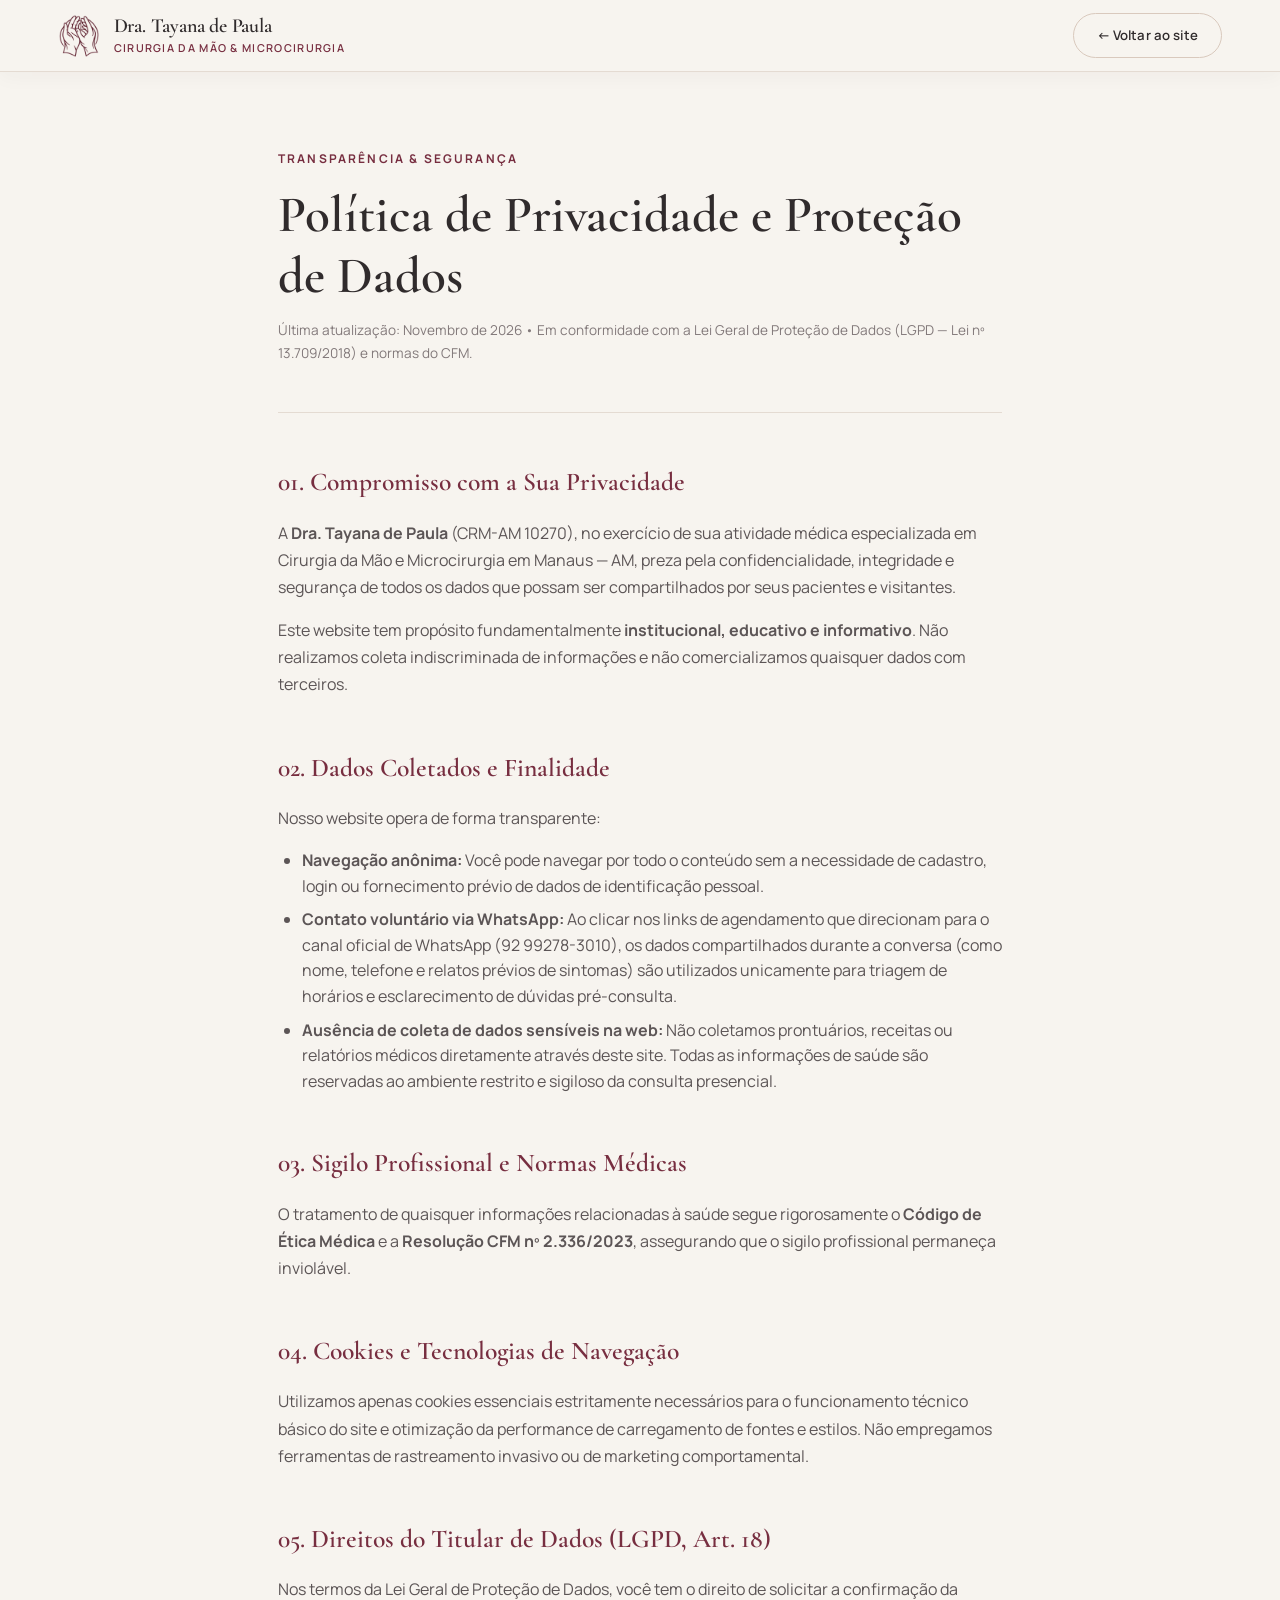
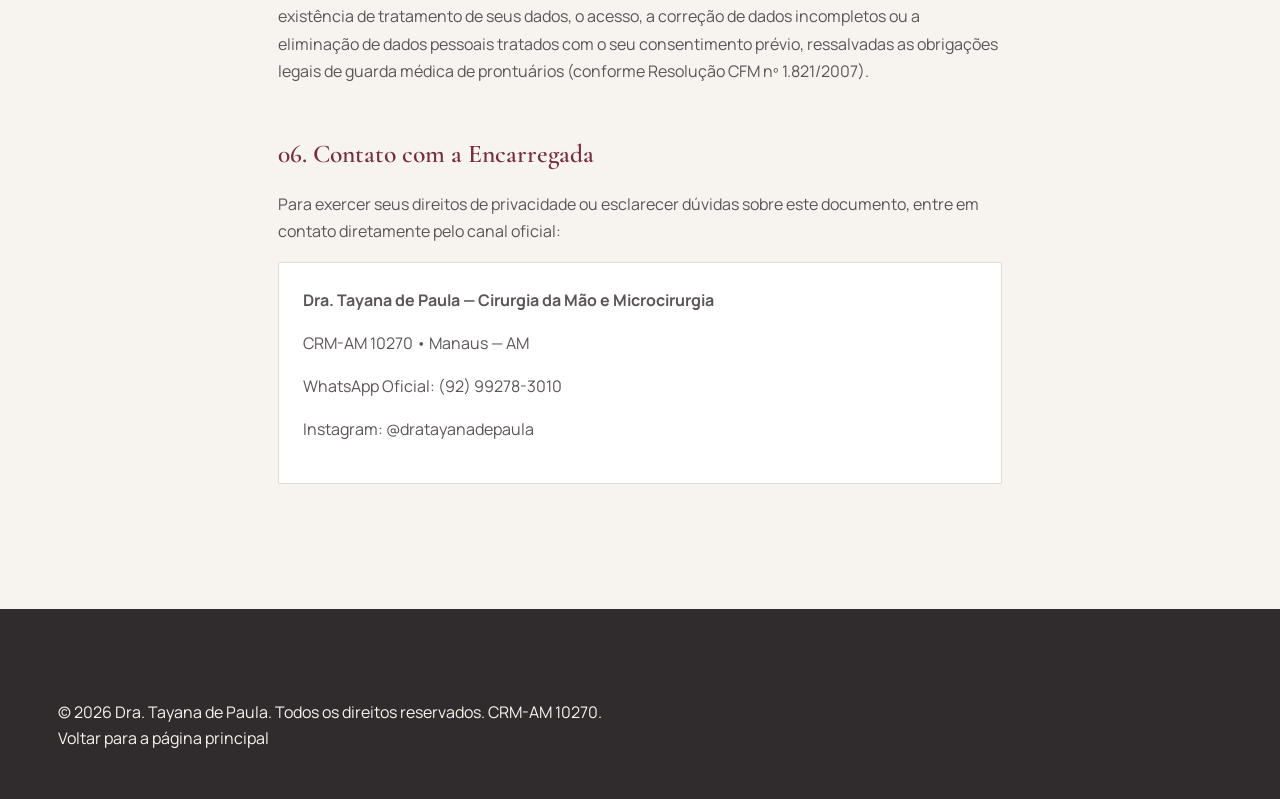
<file: privacidade.html>
<!DOCTYPE html>
<html lang="pt-BR">
<head>
  <meta charset="UTF-8">
  <meta name="viewport" content="width=device-width, initial-scale=1.0">
  <title>Política de Privacidade | Dra. Tayana de Paula</title>
  <meta name="description" content="Política de Privacidade e Proteção de Dados Pessoais da Dra. Tayana de Paula, em conformidade com a LGPD e o Conselho Federal de Medicina.">
  <meta name="robots" content="index, follow">

  <link rel="icon" type="image/png" href="assets/images/logo-symbol.png">
  <link rel="apple-touch-icon" href="assets/images/logo-symbol.png">
  <link rel="preconnect" href="https://fonts.googleapis.com">
  <link rel="preconnect" href="https://fonts.gstatic.com" crossorigin>
  <link href="https://fonts.googleapis.com/css2?family=Cormorant+Garamond:ital,wght@0,400;0,500;0,600;0,700;1,400;1,600&family=Manrope:wght@300;400;500;600;700&display=swap" rel="stylesheet">
  <link rel="stylesheet" href="css/style.css">
</head>
<body class="page-legal">

  <!-- Header Editorial -->
  <header class="site-header scrolled" role="banner">
    <div class="container header-container">
      <a href="index.html" class="brand" aria-label="Voltar para a página inicial">
        <img src="assets/images/logo-symbol.png" alt="Logótipo Dra. Tayana de Paula" class="brand-logo-symbol" width="44" height="44">
        <div class="brand-text">
          <span class="brand-name">Dra. Tayana de Paula</span>
          <span class="brand-specialty">Cirurgia da Mão &amp; Microcirurgia</span>
        </div>
      </a>
      <a href="index.html" class="btn btn-secondary btn-sm">
        <span>← Voltar ao site</span>
      </a>
    </div>
  </header>

  <main class="legal-main">
    <article class="container legal-article">
      <header class="legal-header">
        <p class="eyebrow">Transparência &amp; Segurança</p>
        <h1 class="legal-title">Política de Privacidade e Proteção de Dados</h1>
        <p class="legal-meta">Última atualização: Novembro de 2026 • Em conformidade com a Lei Geral de Proteção de Dados (LGPD — Lei nº 13.709/2018) e normas do CFM.</p>
      </header>

      <div class="legal-content">
        <section class="legal-section">
          <h2>01. Compromisso com a Sua Privacidade</h2>
          <p>
            A <strong>Dra. Tayana de Paula</strong> (CRM-AM 10270), no exercício de sua atividade médica especializada em Cirurgia da Mão e Microcirurgia em Manaus — AM, preza pela confidencialidade, integridade e segurança de todos os dados que possam ser compartilhados por seus pacientes e visitantes.
          </p>
          <p>
            Este website tem propósito fundamentalmente <strong>institucional, educativo e informativo</strong>. Não realizamos coleta indiscriminada de informações e não comercializamos quaisquer dados com terceiros.
          </p>
        </section>

        <section class="legal-section">
          <h2>02. Dados Coletados e Finalidade</h2>
          <p>Nosso website opera de forma transparente:</p>
          <ul>
            <li><strong>Navegação anônima:</strong> Você pode navegar por todo o conteúdo sem a necessidade de cadastro, login ou fornecimento prévio de dados de identificação pessoal.</li>
            <li><strong>Contato voluntário via WhatsApp:</strong> Ao clicar nos links de agendamento que direcionam para o canal oficial de WhatsApp (92 99278-3010), os dados compartilhados durante a conversa (como nome, telefone e relatos prévios de sintomas) são utilizados unicamente para triagem de horários e esclarecimento de dúvidas pré-consulta.</li>
            <li><strong>Ausência de coleta de dados sensíveis na web:</strong> Não coletamos prontuários, receitas ou relatórios médicos diretamente através deste site. Todas as informações de saúde são reservadas ao ambiente restrito e sigiloso da consulta presencial.</li>
          </ul>
        </section>

        <section class="legal-section">
          <h2>03. Sigilo Profissional e Normas Médicas</h2>
          <p>
            O tratamento de quaisquer informações relacionadas à saúde segue rigorosamente o <strong>Código de Ética Médica</strong> e a <strong>Resolução CFM nº 2.336/2023</strong>, assegurando que o sigilo profissional permaneça inviolável.
          </p>
        </section>

        <section class="legal-section">
          <h2>04. Cookies e Tecnologias de Navegação</h2>
          <p>
            Utilizamos apenas cookies essenciais estritamente necessários para o funcionamento técnico básico do site e otimização da performance de carregamento de fontes e estilos. Não empregamos ferramentas de rastreamento invasivo ou de marketing comportamental.
          </p>
        </section>

        <section class="legal-section">
          <h2>05. Direitos do Titular de Dados (LGPD, Art. 18)</h2>
          <p>
            Nos termos da Lei Geral de Proteção de Dados, você tem o direito de solicitar a confirmação da existência de tratamento de seus dados, o acesso, a correção de dados incompletos ou a eliminação de dados pessoais tratados com o seu consentimento prévio, ressalvadas as obrigações legais de guarda médica de prontuários (conforme Resolução CFM nº 1.821/2007).
          </p>
        </section>

        <section class="legal-section">
          <h2>06. Contato com a Encarregada</h2>
          <p>
            Para exercer seus direitos de privacidade ou esclarecer dúvidas sobre este documento, entre em contato diretamente pelo canal oficial:
          </p>
          <div class="legal-contact-box">
            <p><strong>Dra. Tayana de Paula — Cirurgia da Mão e Microcirurgia</strong></p>
            <p>CRM-AM 10270 • Manaus — AM</p>
            <p>WhatsApp Oficial: <a href="https://wa.me/5592992783010" target="_blank" rel="noopener noreferrer">(92) 99278-3010</a></p>
            <p>Instagram: <a href="https://instagram.com/dratayanadepaula" target="_blank" rel="noopener noreferrer">@dratayanadepaula</a></p>
          </div>
        </section>
      </div>
    </article>
  </main>

  <!-- Rodapé Institucional -->
  <footer class="site-footer" role="contentinfo">
    <div class="container footer-container">
      <div class="footer-legal">
        <p>&copy; 2026 Dra. Tayana de Paula. Todos os direitos reservados. CRM-AM 10270.</p>
        <p><a href="index.html" style="color: var(--color-sand);">Voltar para a página principal</a></p>
      </div>
    </div>
  </footer>

</body>
</html>
</file>
<file: css/style.css>
/* ==========================================================================
   DRA. TAYANA DE PAULA — CIRURGIA DA MÃO E MICROCIRURGIA
   Direção de Arte Editorial Sênior — Redesign Completo
   ========================================================================== */

/* --------------------------------------------------------------------------
   01. VARIÁVEIS CSS (PALETA EDITORIAL & TOKENS)
   -------------------------------------------------------------------------- */
:root {
  /* Paleta Editorial Obrigatória */
  --color-bordo: #772E40;
  --color-bordo-dark: #4B1928;
  --color-bordo-hover: #5A2130;
  --color-creme: #F7F4EF;
  --color-creme-alt: #F0ECE4;
  --color-areia: #D9C9BD;
  --color-areia-light: #E8DED6;
  --color-grafite: #302B2C;
  --color-grafite-soft: #5C5556;
  --color-grafite-muted: #82797A;
  --color-white: #FFFFFF;
  --color-divider: #E4DBD2;
  --color-divider-dark: rgba(247, 244, 239, 0.15);

  /* Tipografia */
  --font-serif: 'Cormorant Garamond', Georgia, serif;
  --font-sans: 'Manrope', -apple-system, BlinkMacSystemFont, 'Segoe UI', Roboto, sans-serif;

  /* Espaçamento Editorial */
  --space-2xs: 0.25rem;
  --space-xs: 0.5rem;
  --space-sm: 0.75rem;
  --space-md: 1rem;
  --space-lg: 1.5rem;
  --space-xl: 2rem;
  --space-2xl: 3rem;
  --space-3xl: 4.5rem;
  --space-4xl: 6.5rem;
  --space-5xl: 8.5rem;

  /* Layout Containers */
  --container-max: 1260px;
  --container-narrow: 980px;
  --container-pad: clamp(1.25rem, 4vw, 3rem);

  /* Curvas e Animações Sutis */
  --ease-editorial: cubic-bezier(0.16, 1, 0.3, 1);
  --duration-fast: 0.2s;
  --duration-normal: 0.35s;
  --duration-slow: 0.65s;

  /* Header */
  --header-height: 84px;
}

/* --------------------------------------------------------------------------
   02. RESET & BASE
   -------------------------------------------------------------------------- */
*,
*::before,
*::after {
  box-sizing: border-box;
  margin: 0;
  padding: 0;
}

html {
  font-size: 16px;
  scroll-behavior: smooth;
  -webkit-text-size-adjust: 100%;
}

body {
  font-family: var(--font-sans);
  font-size: 1rem;
  line-height: 1.65;
  color: var(--color-grafite);
  background-color: var(--color-creme);
  -webkit-font-smoothing: antialiased;
  -moz-osx-font-smoothing: grayscale;
  overflow-x: hidden;
  text-rendering: optimizeLegibility;
}

/* Customização de Superfícies do Navegador */
::selection {
  background-color: var(--color-bordo);
  color: var(--color-white);
}

::-webkit-scrollbar {
  width: 9px;
}

::-webkit-scrollbar-track {
  background: var(--color-creme);
}

::-webkit-scrollbar-thumb {
  background: var(--color-areia);
  border-radius: 2px;
  border: 2px solid var(--color-creme);
}

::-webkit-scrollbar-thumb:hover {
  background: var(--color-bordo);
}

:focus-visible {
  outline: 2px solid var(--color-bordo);
  outline-offset: 3px;
}

img, svg {
  display: block;
  max-width: 100%;
  height: auto;
}

a {
  color: inherit;
  text-decoration: none;
  transition: color var(--duration-fast) ease, opacity var(--duration-fast) ease;
}

button {
  font: inherit;
  color: inherit;
  background: none;
  border: none;
  cursor: pointer;
}

ul, ol {
  list-style: none;
}

.container {
  width: 100%;
  max-width: var(--container-max);
  margin-left: auto;
  margin-right: auto;
  padding-left: var(--container-pad);
  padding-right: var(--container-pad);
}

.section {
  padding-top: clamp(4.5rem, 8vw, var(--space-4xl));
  padding-bottom: clamp(4.5rem, 8vw, var(--space-4xl));
  position: relative;
}

/* --------------------------------------------------------------------------
   03. TIPOGRAFIA EDITORIAL
   -------------------------------------------------------------------------- */
.eyebrow {
  font-family: var(--font-sans);
  font-size: 0.75rem;
  font-weight: 700;
  letter-spacing: 0.18em;
  text-transform: uppercase;
  color: var(--color-bordo);
  margin-bottom: var(--space-md);
  display: block;
}

.section-headline {
  font-family: var(--font-serif);
  font-size: clamp(2.3rem, 4.4vw, 3.6rem);
  font-weight: 500;
  line-height: 1.15;
  letter-spacing: -0.02em;
  color: var(--color-grafite);
  margin-bottom: var(--space-lg);
}

.italic-bordo {
  font-family: var(--font-serif);
  font-style: italic;
  font-weight: 500;
  color: var(--color-bordo);
}

.italic-cream {
  font-family: var(--font-serif);
  font-style: italic;
  font-weight: 400;
  color: var(--color-creme);
}

/* --------------------------------------------------------------------------
   04. BOTÕES E COMPONENTES
   -------------------------------------------------------------------------- */
.btn {
  display: inline-flex;
  align-items: center;
  justify-content: center;
  gap: 0.85rem;
  padding: 0.85rem 1rem 0.85rem 1.75rem;
  font-family: var(--font-sans);
  font-size: 0.925rem;
  font-weight: 600;
  letter-spacing: 0.01em;
  border-radius: 9999px;
  transition: all var(--duration-normal) var(--ease-editorial);
  white-space: nowrap;
  position: relative;
  overflow: hidden;
  isolation: isolate;
}

.btn-primary {
  background-color: var(--color-bordo);
  color: var(--color-white);
  border: 1px solid rgba(119, 46, 64, 0.45);
  box-shadow: 0 0 0 4px rgba(119, 46, 64, 0.12), 0 10px 24px rgba(119, 46, 64, 0.25);
}

.btn-primary:hover {
  background-color: var(--color-bordo-dark);
  border-color: var(--color-bordo-dark);
  transform: translateY(-2px);
  box-shadow: 0 0 0 5px rgba(119, 46, 64, 0.2), 0 14px 30px rgba(119, 46, 64, 0.35);
  color: var(--color-white);
}

.btn-secondary {
  background-color: transparent;
  color: var(--color-grafite);
  border: 1px solid var(--color-areia);
}

.btn-secondary:hover {
  border-color: var(--color-bordo);
  color: var(--color-bordo);
}

.btn-disabled {
  opacity: 0.55;
  cursor: not-allowed;
  pointer-events: none;
}

.btn-sm {
  padding: 0.65rem 1.45rem;
  font-size: 0.825rem;
}

.btn-block {
  width: 100%;
}

/* Botão WhatsApp Especial no Encerramento */
.btn-closing-whatsapp {
  background-color: var(--color-creme);
  color: var(--color-bordo-dark);
  border: 1px solid var(--color-creme);
  font-size: 0.95rem;
  padding: 1.1rem 2.25rem;
}

.btn-closing-whatsapp:hover {
  background-color: var(--color-white);
  color: var(--color-bordo);
  transform: translateY(-2px);
  box-shadow: 0 10px 30px rgba(0, 0, 0, 0.2);
}

.btn-wa-icon {
  width: 20px;
  height: 20px;
  filter: invert(19%) sepia(45%) saturate(1900%) hue-rotate(318deg) brightness(85%) contrast(98%);
}

/* --------------------------------------------------------------------------
   05. SEÇÃO 01 — HEADER MINIMALISTA INTEGRADO
   -------------------------------------------------------------------------- */
.site-header {
  position: fixed;
  top: 0;
  left: 0;
  width: 100%;
  height: var(--header-height);
  background-color: transparent;
  z-index: 100;
  transition: all var(--duration-normal) var(--ease-editorial);
  border-bottom: 1px solid transparent;
}

.site-header.scrolled {
  height: 72px;
  background-color: rgba(247, 244, 239, 0.96);
  backdrop-filter: blur(12px);
  -webkit-backdrop-filter: blur(12px);
  border-bottom-color: var(--color-divider);
  box-shadow: 0 4px 20px rgba(48, 43, 44, 0.04);
}

.header-container {
  height: 100%;
  display: flex;
  align-items: center;
  justify-content: space-between;
}

.brand {
  display: flex;
  align-items: center;
  gap: 0.85rem;
}

.brand-logo-symbol {
  width: 42px;
  height: 42px;
  object-fit: contain;
  flex-shrink: 0;
  transition: transform var(--transition-fast);
}

.brand:hover .brand-logo-symbol {
  transform: scale(1.05);
}

.brand-monogram {
  display: inline-flex;
  align-items: center;
  justify-content: center;
  width: 36px;
  height: 36px;
  border-radius: 50%;
  background-color: var(--color-white);
  color: var(--color-bordo);
  font-family: var(--font-serif);
  font-size: 1.1rem;
  font-weight: 600;
  border: 1px solid var(--color-areia);
  flex-shrink: 0;
}

.brand-text {
  display: flex;
  flex-direction: column;
}

.brand-name {
  font-family: var(--font-serif);
  font-size: 1.25rem;
  font-weight: 600;
  color: var(--color-grafite);
  line-height: 1.1;
  letter-spacing: -0.01em;
}

.brand-specialty {
  font-family: var(--font-sans);
  font-size: 0.68rem;
  font-weight: 600;
  letter-spacing: 0.12em;
  text-transform: uppercase;
  color: var(--color-bordo);
  margin-top: 2px;
}

.main-nav {
  display: flex;
  align-items: center;
}

.nav-list {
  display: flex;
  align-items: center;
  gap: clamp(1.25rem, 2.5vw, 2.5rem);
}

.nav-link {
  font-family: var(--font-sans);
  font-size: 0.88rem;
  font-weight: 500;
  color: var(--color-grafite);
  position: relative;
  padding: 0.4rem 0;
}

.nav-link::after {
  content: "";
  position: absolute;
  bottom: 0;
  left: 0;
  width: 100%;
  height: 1px;
  background-color: var(--color-bordo);
  transform: scaleX(0);
  transform-origin: right;
  transition: transform var(--duration-normal) var(--ease-editorial);
}

.nav-link:hover::after,
.nav-link.active::after {
  transform: scaleX(1);
  transform-origin: left;
}

.nav-link:hover {
  color: var(--color-bordo);
}

.header-actions {
  display: flex;
  align-items: center;
  gap: var(--space-md);
}

/* Mobile Menu Button */
.mobile-menu-btn {
  display: none;
  width: 42px;
  height: 42px;
  padding: 10px;
  align-items: center;
  justify-content: center;
  border: 1px solid var(--color-areia);
  border-radius: 2px;
  background-color: var(--color-white);
}

.hamburger-box {
  width: 20px;
  height: 12px;
  position: relative;
  display: flex;
  flex-direction: column;
  justify-content: space-between;
}

.hamburger-line {
  display: block;
  width: 100%;
  height: 1.5px;
  background-color: var(--color-grafite);
  transition: all var(--duration-normal) var(--ease-editorial);
}

.mobile-menu-btn[aria-expanded="true"] .hamburger-line:nth-child(1) {
  transform: translateY(5px) rotate(45deg);
}

.mobile-menu-btn[aria-expanded="true"] .hamburger-line:nth-child(2) {
  transform: translateY(-5px) rotate(-45deg);
}

/* Mobile Drawer */
.mobile-drawer {
  position: fixed;
  inset: 0;
  z-index: 200;
  visibility: hidden;
  pointer-events: none;
  transition: visibility var(--duration-normal) ease;
}

.mobile-drawer.open {
  visibility: visible;
  pointer-events: auto;
}

.drawer-backdrop {
  position: absolute;
  inset: 0;
  background-color: rgba(48, 43, 44, 0.45);
  opacity: 0;
  transition: opacity var(--duration-normal) ease;
}

.mobile-drawer.open .drawer-backdrop {
  opacity: 1;
}

.drawer-panel {
  position: absolute;
  top: 0;
  right: 0;
  width: 85%;
  max-width: 360px;
  height: 100%;
  background-color: var(--color-creme);
  padding: var(--space-2xl) var(--space-xl);
  display: flex;
  flex-direction: column;
  transform: translateX(100%);
  transition: transform var(--duration-normal) var(--ease-editorial);
}

.mobile-drawer.open .drawer-panel {
  transform: translateX(0);
}

.drawer-header {
  display: flex;
  align-items: center;
  justify-content: space-between;
  padding-bottom: var(--space-lg);
  border-bottom: 1px solid var(--color-divider);
}

.drawer-brand-wrap {
  display: flex;
  align-items: center;
  gap: 0.65rem;
}

.drawer-logo-symbol {
  width: 32px;
  height: 32px;
  object-fit: contain;
  flex-shrink: 0;
}

.drawer-title {
  font-family: var(--font-serif);
  font-size: 1.2rem;
  font-weight: 600;
  color: var(--color-grafite);
}

.drawer-close {
  font-size: 1.25rem;
  color: var(--color-grafite);
  width: 36px;
  height: 36px;
  display: flex;
  align-items: center;
  justify-content: center;
}

.drawer-list {
  padding: var(--space-xl) 0;
  display: flex;
  flex-direction: column;
  gap: var(--space-md);
  flex: 1;
}

.drawer-link {
  font-family: var(--font-serif);
  font-size: 1.35rem;
  color: var(--color-grafite);
}

.drawer-link:hover {
  color: var(--color-bordo);
}

.drawer-footer {
  padding-top: var(--space-lg);
  border-top: 1px solid var(--color-divider);
  display: flex;
  flex-direction: column;
  gap: var(--space-md);
}

.drawer-crm {
  font-size: 0.78rem;
  color: var(--color-grafite-muted);
  text-align: center;
}

/* ==========================================================================
   05b. COMPONENTE REUTILIZÁVEL: SECTION DIVIDER (TRANSIÇÕES GEOMÉTRICAS)
   ========================================================================== */
.section-divider {
  position: relative;
  width: 100%;
  height: clamp(32px, 4.2vw, 54px);
  margin-top: calc(-1 * clamp(32px, 4.2vw, 54px) + 1px);
  z-index: 10;
  pointer-events: none;
  line-height: 0;
  display: block;
}

.section-divider svg {
  display: block;
  width: 100%;
  height: 100%;
  overflow: visible;
}

.section-divider path {
  fill: var(--divider-fill, var(--color-white));
}

/* Modificadores de Variação Geométrica */
.section-divider--flip-x {
  transform: scaleX(-1);
  transform-origin: center center;
}

.section-divider--invert {
  margin-top: 0;
  margin-bottom: calc(-1 * clamp(32px, 4.2vw, 54px) + 1px);
  transform: scaleY(-1);
  transform-origin: center center;
}

/* Paleta Contextual Exclusiva das Seções Existentes */
.section-divider--fill-white {
  --divider-fill: var(--color-white, #FFFFFF);
}

.section-divider--fill-creme {
  --divider-fill: var(--color-creme, #F7F4EF);
}

.section-divider--fill-blush {
  --divider-fill: #F7EDE8;
}

.section-divider--fill-bordo {
  --divider-fill: var(--color-bordo, #772E40);
}

.section-divider--fill-gray {
  --divider-fill: #EEEDF2;
}

.section-divider--fill-grafite {
  --divider-fill: var(--color-grafite, #140E10);
}

/* --------------------------------------------------------------------------
   06. SEÇÃO 02 — HERO EDITORIAL COM FOTOGRAFIA FULL-BLEED (ANEXO 2)
   -------------------------------------------------------------------------- */
.hero-editorial-section {
  position: relative;
  min-height: 100vh;
  min-height: 100dvh;
  display: flex;
  align-items: center;
  background-color: #EEEDF2;
  background-image: 
    linear-gradient(to right, #EEEDF2 0%, #EEEDF2 36%, rgba(238, 237, 242, 0.92) 46%, rgba(238, 237, 242, 0) 62%),
    url('../assets/images/Hero.png'),
    linear-gradient(180deg, #E2E6EC 0%, #E0E3EA 22%, #D9DCE4 38%, #D5D7E1 52%, #DCE0E8 72%, #D5D9E2 100%);
  background-position: 
    left center, 
    calc(100% - clamp(15px, 3.5vw, 65px)) bottom,
    right top;
  background-repeat: 
    no-repeat, 
    no-repeat, 
    no-repeat;
  background-size: 
    100% 100%, 
    auto clamp(620px, calc(100vh - var(--header-height) + 2.5rem), 940px),
    clamp(80px, 12vw, 220px) 100%;
  padding-top: var(--header-height);
  padding-bottom: 0;
  overflow: hidden;
  border-bottom: none;
}

.hero-mobile-photo-wrap {
  display: none;
}

.hero-anatomical-ghost {
  position: absolute;
  top: 15%;
  right: 12%;
  width: 320px;
  height: 480px;
  pointer-events: none;
  z-index: 1;
}

.hero-editorial-container {
  display: grid;
  grid-template-columns: 0.54fr 0.46fr;
  align-items: center;
  width: 100%;
  position: relative;
  z-index: 2;
  min-height: calc(100vh - var(--header-height));
  padding-bottom: clamp(2.5rem, 4.5vw, 4rem);
}

.hero-editorial-text {
  max-width: 580px;
  position: relative;
  z-index: 3;
}

.hero-eyebrow {
  font-family: var(--font-sans);
  font-size: 0.72rem;
  font-weight: 700;
  letter-spacing: 0.18em;
  text-transform: uppercase;
  color: var(--color-bordo);
  margin-bottom: var(--space-md);
}

.hero-title {
  font-family: var(--font-serif);
  font-size: clamp(2.6rem, 4.6vw, 4.1rem);
  font-weight: 600;
  line-height: 1.08;
  letter-spacing: -0.015em;
  color: var(--color-grafite);
  margin-bottom: var(--space-lg);
}

.hero-title em {
  font-family: var(--font-serif);
  font-style: italic;
  font-weight: 500;
  color: var(--color-bordo);
}

.hero-subtitle {
  font-family: var(--font-sans);
  font-size: clamp(1rem, 1.25vw, 1.15rem);
  line-height: 1.65;
  color: var(--color-grafite-soft);
  margin-bottom: var(--space-xl);
}

/* Botão Pill com Aro e Ícone Circular (Anexo 2) */
.hero-cta-wrapper {
  margin-bottom: var(--space-lg);
}

/* ==========================================================================
   PADRONIZAÇÃO UNIVERSAL: BOTÕES PILL ESTILO HERO
   ========================================================================== */
.btn-hero-pill {
  position: relative;
  display: inline-flex;
  align-items: center;
  justify-content: center;
  gap: 0.95rem;
  background-color: var(--color-bordo);
  color: var(--color-white);
  padding: 0.85rem 1rem 0.85rem 1.75rem;
  border-radius: 9999px;
  font-family: var(--font-sans);
  font-size: 0.95rem;
  font-weight: 600;
  letter-spacing: 0.01em;
  border: 1px solid rgba(119, 46, 64, 0.45);
  box-shadow: 0 0 0 4px rgba(119, 46, 64, 0.12), 0 10px 24px rgba(119, 46, 64, 0.25);
  transition: all var(--duration-normal) var(--ease-editorial);
  cursor: pointer;
  text-decoration: none;
  overflow: hidden;
  isolation: isolate;
  white-space: nowrap;
}

.btn-hero-pill:hover {
  background-color: var(--color-bordo-dark);
  box-shadow: 0 0 0 5px rgba(119, 46, 64, 0.2), 0 14px 30px rgba(119, 46, 64, 0.35);
  transform: translateY(-2px);
  color: var(--color-white);
}

.btn-hero-pill:active {
  transform: translateY(0);
}

/* Círculo branco com seta inclinada (Ícone característico da Hero) */
.btn-arrow-circle {
  display: inline-flex;
  align-items: center;
  justify-content: center;
  width: 32px;
  height: 32px;
  border-radius: 50%;
  background-color: var(--color-white);
  color: var(--color-bordo);
  font-size: 1.1rem;
  font-weight: 700;
  line-height: 1;
  flex-shrink: 0;
  transition: transform var(--duration-fast) ease, background-color var(--duration-fast) ease, color var(--duration-fast) ease;
  position: relative;
  z-index: 3;
}

.btn-hero-pill:hover .btn-arrow-circle {
  transform: translate(2px, -2px);
}

/* Versão Compacta (Header da página) */
.btn-hero-pill-sm {
  padding: 0.45rem 0.55rem 0.45rem 1.15rem;
  font-size: 0.825rem;
  gap: 0.65rem;
  box-shadow: 0 0 0 3px rgba(119, 46, 64, 0.1), 0 6px 16px rgba(119, 46, 64, 0.2);
}

.btn-hero-pill-sm .btn-arrow-circle {
  width: 25px;
  height: 25px;
  font-size: 0.9rem;
}

/* Versão Full-Width (Menu Mobile Drawer) */
.btn-hero-pill.btn-block {
  width: 100%;
  justify-content: space-between;
}

/* Versão Creme / Fundo Escuro Invertido (Seção Final 11) */
.btn-hero-pill-creme {
  background-color: var(--color-creme, #F7F4EF);
  color: var(--color-bordo, #772E40);
  border-color: rgba(247, 244, 239, 0.95);
  box-shadow: 0 0 0 4px rgba(247, 244, 239, 0.15), 0 10px 24px rgba(0, 0, 0, 0.25);
}

.btn-hero-pill-creme:hover {
  background-color: #FFFFFF;
  color: #5c1f2e;
  box-shadow: 0 0 0 5px rgba(255, 255, 255, 0.25), 0 14px 30px rgba(0, 0, 0, 0.35);
}

.btn-hero-pill-creme .btn-arrow-circle {
  background-color: var(--color-bordo, #772E40);
  color: var(--color-creme, #F7F4EF);
}

/* ==========================================================================
   EFEITO ESPELHADO CONTÍNUO (CONTINUOUS MIRROR SHINE SWEEP)
   ========================================================================== */
.btn-hero-pill::after,
.header-cta::after,
.btn-editorial-booking::after,
.btn-primary::after {
  content: '';
  position: absolute;
  top: -50%;
  left: -130%;
  width: 60%;
  height: 200%;
  background: linear-gradient(
    115deg,
    rgba(255, 255, 255, 0) 0%,
    rgba(255, 255, 255, 0.08) 25%,
    rgba(255, 255, 255, 0.55) 50%,
    rgba(255, 255, 255, 0.08) 75%,
    rgba(255, 255, 255, 0) 100%
  );
  transform: rotate(25deg);
  pointer-events: none;
  z-index: 2;
  animation: continuousMirrorShine 3.6s cubic-bezier(0.4, 0, 0.2, 1) infinite;
}

@keyframes continuousMirrorShine {
  0% {
    left: -130%;
    opacity: 0;
  }
  8% {
    opacity: 1;
  }
  42% {
    left: 170%;
    opacity: 1;
  }
  43% {
    opacity: 0;
  }
  100% {
    left: 170%;
    opacity: 0;
  }
}

@media (prefers-reduced-motion: reduce) {
  .btn-hero-pill::after,
  .header-cta::after,
  .btn-editorial-booking::after,
  .btn-primary::after {
    animation: none;
    display: none;
  }
}

/* Prova Social Animada (Anexo 2) */
.hero-social-proof {
  display: flex;
  align-items: center;
  gap: 0.9rem;
  margin-bottom: var(--space-2xl);
}

.avatar-stack {
  display: flex;
  align-items: center;
}

.avatar-item {
  width: 34px;
  height: 34px;
  border-radius: 50%;
  border: 2px solid var(--color-white);
  margin-left: -10px;
  background-size: cover;
  background-position: center;
  background-color: var(--color-areia);
  box-shadow: 0 2px 6px rgba(0, 0, 0, 0.1);
  transition: transform var(--duration-fast) ease;
}

.avatar-item:first-child {
  margin-left: 0;
}

.avatar-stack:hover .avatar-item {
  transform: translateY(-2px);
}

.avatar-1 {
  background-image: url('../assets/images/about-tayna.png');
}

.avatar-2 {
  background-image: url('../assets/images/pain-wrist-discomfort.jpg');
}

.avatar-3 {
  background-image: url('../assets/images/card-carpal-tunnel.jpg');
}

.social-proof-content {
  display: flex;
  align-items: center;
  gap: 0.65rem;
}

.proof-number {
  font-size: 0.85rem;
  font-weight: 700;
  color: var(--color-grafite);
}

.proof-stars {
  color: #D4AF37;
  font-size: 0.88rem;
  letter-spacing: 2px;
  text-shadow: 0 0 6px rgba(212, 175, 55, 0.4);
  animation: starGlimmer 3s ease-in-out infinite alternate;
}

@keyframes starGlimmer {
  0% {
    opacity: 0.85;
    filter: drop-shadow(0 0 2px rgba(212, 175, 55, 0.2));
  }
  100% {
    opacity: 1;
    filter: drop-shadow(0 0 8px rgba(212, 175, 55, 0.6));
  }
}

.hero-doctor-badge {
  display: inline-flex;
  align-items: center;
  gap: 0.65rem;
  padding-top: var(--space-md);
  border-top: 1px solid var(--color-divider);
  font-size: 0.825rem;
  color: var(--color-grafite-soft);
}

.badge-doctor-name {
  font-family: var(--font-serif);
  font-size: 1.05rem;
  font-weight: 600;
  color: var(--color-grafite);
}

.badge-doctor-dot {
  color: var(--color-areia);
}

.badge-doctor-crm,
.badge-doctor-loc {
  font-size: 0.8rem;
  letter-spacing: 0.05em;
}

/* Badges Flutuantes em torno da Dra. Tayana (Anexo 2) */
.hero-floating-badges {
  position: relative;
  width: 100%;
  height: calc(100vh - var(--header-height) - 1.5rem);
  min-height: 520px;
  max-height: 750px;
  pointer-events: none;
}

.floating-pill-badge {
  position: absolute;
  display: inline-flex;
  align-items: center;
  gap: 0.5rem;
  padding: 0.45rem 0.95rem;
  background-color: rgba(255, 255, 255, 0.94);
  backdrop-filter: blur(8px);
  -webkit-backdrop-filter: blur(8px);
  border: 1px solid rgba(217, 201, 189, 0.7);
  border-radius: 9999px;
  box-shadow: 0 8px 24px rgba(48, 43, 44, 0.08);
  font-family: var(--font-sans);
  font-size: 0.825rem;
  font-weight: 600;
  color: var(--color-grafite);
  pointer-events: auto;
  cursor: default;
  transition: transform 0.35s cubic-bezier(0.34, 1.56, 0.64, 1), box-shadow 0.35s ease, border-color 0.35s ease;
  will-change: transform;
}

.floating-pill-badge:hover {
  animation-play-state: paused !important;
  transform: translateY(-6px) scale(1.05) !important;
  box-shadow: 0 16px 36px rgba(48, 43, 44, 0.15);
  border-color: rgba(119, 46, 64, 0.45);
}

.floating-pill-badge .pill-check {
  color: #2E7D32;
  font-weight: 700;
  font-size: 0.85rem;
  display: inline-block;
  transition: transform 0.3s ease;
}

.floating-pill-badge:hover .pill-check {
  transform: scale(1.25);
}

.badge-top {
  top: 18%;
  left: -2%;
  animation: floatPillTop 4.6s cubic-bezier(0.45, 0.05, 0.55, 0.95) infinite;
}

.badge-middle {
  top: 52%;
  left: -8%;
  animation: floatPillMiddle 5.4s cubic-bezier(0.45, 0.05, 0.55, 0.95) infinite;
}

.badge-bottom {
  bottom: 10%;
  left: 2%;
  animation: floatPillBottom 4.9s cubic-bezier(0.45, 0.05, 0.55, 0.95) infinite;
}

/* Movimentos orgânicos distintos para cada pill (evita sincronização rígida) */
@keyframes floatPillTop {
  0% {
    transform: translateY(0px) translateX(0px) rotate(0deg);
  }
  33% {
    transform: translateY(-9px) translateX(4px) rotate(0.8deg);
  }
  66% {
    transform: translateY(-3px) translateX(-3px) rotate(-0.5deg);
  }
  100% {
    transform: translateY(0px) translateX(0px) rotate(0deg);
  }
}

@keyframes floatPillMiddle {
  0% {
    transform: translateY(0px) translateX(0px) rotate(0deg);
  }
  38% {
    transform: translateY(8px) translateX(-5px) rotate(-0.9deg);
  }
  72% {
    transform: translateY(-7px) translateX(4px) rotate(0.6deg);
  }
  100% {
    transform: translateY(0px) translateX(0px) rotate(0deg);
  }
}

@keyframes floatPillBottom {
  0% {
    transform: translateY(0px) translateX(0px) rotate(0deg);
  }
  30% {
    transform: translateY(-8px) translateX(3px) rotate(-0.6deg);
  }
  70% {
    transform: translateY(6px) translateX(-4px) rotate(0.7deg);
  }
  100% {
    transform: translateY(0px) translateX(0px) rotate(0deg);
  }
}

.hero-rotating-seal {
  position: absolute;
  top: 48%;
  right: clamp(0px, 1.5vw, 24px);
  width: clamp(96px, 7vw, 110px);
  height: clamp(96px, 7vw, 110px);
  animation: rotateSeal 28s linear infinite;
  filter: drop-shadow(0 10px 24px rgba(48, 43, 44, 0.12));
  z-index: 5;
}

.seal-svg-img {
  width: 100%;
  height: 100%;
  display: block;
}

@keyframes rotateSeal {
  from {
    transform: rotate(0deg);
  }
  to {
    transform: rotate(360deg);
  }
}

/* --------------------------------------------------------------------------
   07. SEÇÃO 03 — CONVIVER COM A DOR (ANEXO 1)
   -------------------------------------------------------------------------- */
.pain-routine-section {
  position: relative;
  background-color: var(--color-white);
  border-bottom: none;
  padding: clamp(4.5rem, 8vw, 7rem) 0;
}

.pain-routine-container {
  display: grid;
  grid-template-columns: 1.05fr 0.95fr;
  gap: clamp(2.5rem, 6vw, 5rem);
  align-items: center;
}

.pain-routine-headline {
  font-family: var(--font-serif);
  font-size: clamp(2.4rem, 4.2vw, 3.4rem);
  font-weight: 600;
  line-height: 1.14;
  letter-spacing: -0.015em;
  color: var(--color-grafite);
  margin-top: var(--space-xs);
  margin-bottom: var(--space-2xl);
}

.highlight-bordo {
  color: var(--color-bordo);
}

.pain-symptoms-list {
  display: flex;
  flex-direction: column;
  gap: 1.2rem;
  margin-bottom: var(--space-2xl);
}

.pain-symptom-item {
  display: flex;
  align-items: flex-start;
  gap: 1rem;
}

.symptom-dot {
  width: 14px;
  height: 14px;
  border-radius: 50%;
  border: 2.5px solid var(--color-bordo);
  background-color: var(--color-white);
  margin-top: 5px;
  flex-shrink: 0;
  position: relative;
}

.symptom-dot::after {
  content: "";
  position: absolute;
  top: 50%;
  left: 50%;
  transform: translate(-50%, -50%);
  width: 4px;
  height: 4px;
  border-radius: 50%;
  background-color: var(--color-bordo);
}

.symptom-text {
  font-size: 1.05rem;
  line-height: 1.55;
  color: var(--color-grafite-soft);
}

.symptom-text strong {
  color: var(--color-grafite);
  font-weight: 700;
}

.pain-cta-wrap {
  margin-top: var(--space-lg);
}

/* Composição Visual do Anexo 1 (Duas Fotos Sobrepostas + Card Flutuante) */
.pain-images-composition {
  position: relative;
  width: 100%;
  max-width: 520px;
  margin: 0 auto;
}

.pain-photo-card {
  position: relative;
  border-radius: 18px;
  overflow: hidden;
  box-shadow: 0 16px 40px rgba(48, 43, 44, 0.12);
}

.pain-photo-card.photo-card-back {
  width: 78%;
  aspect-ratio: 4 / 3;
  margin-left: 0;
  z-index: 1;
}

.pain-photo-card.photo-card-front {
  width: 74%;
  aspect-ratio: 4 / 3;
  margin-top: -30%;
  margin-left: auto;
  z-index: 2;
  border: 6px solid var(--color-white);
}

.pain-img {
  width: 100%;
  height: 100%;
  object-fit: cover;
  display: block;
}

.pain-floating-card {
  position: absolute;
  bottom: -6%;
  left: 4%;
  width: 82%;
  background-color: rgba(255, 255, 255, 0.96);
  backdrop-filter: blur(12px);
  -webkit-backdrop-filter: blur(12px);
  padding: 1.25rem 1.5rem;
  border-radius: 12px;
  box-shadow: 0 14px 36px rgba(48, 43, 44, 0.14);
  border: 1px solid rgba(217, 201, 189, 0.6);
  z-index: 3;
}

.pain-floating-text {
  font-size: 0.95rem;
  line-height: 1.5;
  color: var(--color-grafite-soft);
}

.pain-floating-text strong {
  color: var(--color-bordo);
  font-weight: 700;
}

/* --------------------------------------------------------------------------
   08. SEÇÃO 04 — SOBRE A MÉDICA (FOTOGRAFIA FULL-BLEED SOBRE A DRA.PNG)
   -------------------------------------------------------------------------- */
.about-doctor-bleed-section {
  position: relative;
  min-height: 90vh;
  min-height: 90dvh;
  background-color: #F7EDE8;
  background-image: 
    linear-gradient(to right, #F7EDE8 0%, #F7EDE8 35%, rgba(247, 237, 232, 0.94) 48%, rgba(247, 237, 232, 0) 68%),
    url('../assets/images/sobre a Dra.png');
  background-position: left top, right bottom;
  background-repeat: no-repeat, no-repeat;
  background-size: 100% 100%, cover;
  display: flex;
  flex-direction: column;
  justify-content: center;
  border-top: none;
  border-bottom: none;
  padding: clamp(4.5rem, 8vw, 7rem) 0;
  overflow: hidden;
}

.about-doctor-bleed-container {
  width: 100%;
  position: relative;
  z-index: 2;
  margin-top: auto;
  margin-bottom: auto;
}

.about-doctor-bleed-text {
  max-width: min(580px, 48vw);
  position: relative;
  z-index: 2;
  margin-left: 0;
  margin-right: auto;
}

.about-doctor-title {
  font-family: var(--font-serif);
  font-size: clamp(2.4rem, 4.4vw, 3.6rem);
  font-weight: 600;
  line-height: 1.12;
  color: var(--color-grafite);
  margin-top: var(--space-xs);
  margin-bottom: var(--space-xs);
}

.about-doctor-tagline {
  font-family: var(--font-sans);
  font-size: 0.9rem;
  font-weight: 600;
  letter-spacing: 0.08em;
  text-transform: uppercase;
  color: var(--color-bordo);
  margin-bottom: var(--space-lg);
}

.about-doctor-lead {
  font-size: 1.15rem;
  line-height: 1.65;
  color: var(--color-grafite);
  margin-bottom: var(--space-md);
  font-weight: 500;
}

.about-doctor-p {
  font-size: 0.98rem;
  line-height: 1.7;
  color: var(--color-grafite-soft);
  margin-bottom: var(--space-xl);
}

.about-credentials-box {
  display: flex;
  flex-direction: column;
  gap: 1.1rem;
  padding: var(--space-md) 0;
  border: none;
  margin-bottom: var(--space-xl);
}

.about-cred-row {
  display: flex;
  align-items: flex-start;
  gap: 0.75rem;
}

.about-cred-icon {
  color: #2E7D32;
  font-weight: 700;
  font-size: 0.95rem;
  margin-top: 2px;
  flex-shrink: 0;
}

.about-cred-info {
  display: flex;
  flex-direction: column;
}

.about-cred-info strong {
  font-size: 0.95rem;
  font-weight: 700;
  color: var(--color-grafite);
}

.about-cred-info span {
  font-size: 0.85rem;
  color: var(--color-grafite-soft);
}

.about-doctor-actions {
  display: flex;
  align-items: center;
  gap: var(--space-lg);
  flex-wrap: wrap;
}

.about-crm-discreet {
  font-size: 0.85rem;
  color: var(--color-grafite-muted);
  letter-spacing: 0.05em;
}

/* --------------------------------------------------------------------------
   09. SEÇÃO 05 — PROCEDIMENTOS E CIRURGIAS (TILT-STACK-SCROLL GSAP)
   -------------------------------------------------------------------------- */
.tss-track {
  position: relative;
  width: 100%;
  background-color: var(--color-creme);
  border-bottom: none;
}

.tss-stage {
  position: sticky;
  top: 0;
  width: 100%;
  height: 100vh;
  max-height: 100vh;
  display: flex;
  flex-direction: column;
  overflow: hidden;
  background-color: var(--color-creme);
  color: var(--color-grafite);
  box-sizing: border-box;
  padding: clamp(14px, 2.5vh, 28px) clamp(16px, 3.5vw, 40px) clamp(12px, 2vh, 20px);
  z-index: 20;
}

.tss-head {
  position: relative;
  z-index: 10;
  width: 100%;
  max-width: 1100px;
  margin: 0 auto clamp(28px, 4.2vh, 46px);
  display: flex;
  align-items: flex-end;
  justify-content: space-between;
  gap: 24px;
  flex-shrink: 0;
}

.tss-head-left {
  max-width: 680px;
}

.tss-eyebrow {
  font-family: var(--font-sans);
  font-size: 0.75rem;
  font-weight: 700;
  letter-spacing: 0.18em;
  text-transform: uppercase;
  color: var(--color-bordo);
  margin-bottom: 0.35rem;
}

.tss-h {
  font-family: var(--font-serif);
  font-size: clamp(1.85rem, 3.4vw, 2.85rem);
  font-weight: 500;
  line-height: 1.08;
  letter-spacing: -0.015em;
  margin: 0;
  color: var(--color-grafite);
}

.tss-h span {
  font-style: italic;
  font-weight: 400;
  color: var(--color-bordo);
}

.tss-count {
  flex: none;
  font-family: var(--font-sans);
  font-size: 0.825rem;
  font-weight: 600;
  letter-spacing: 0.12em;
  color: var(--color-grafite-muted);
  display: flex;
  align-items: center;
  gap: 12px;
}

.tss-count-curr {
  font-family: var(--font-serif);
  font-weight: 600;
  color: var(--color-bordo);
  font-size: 2rem;
  line-height: 1;
  letter-spacing: 0;
}

.tss-rail {
  width: 80px;
  height: 3px;
  border-radius: 999px;
  background: rgba(119, 46, 64, 0.16);
  overflow: hidden;
  position: relative;
}

.tss-rail-bar {
  display: block;
  height: 100%;
  width: 100%;
  background: var(--color-bordo);
  transform-origin: 0 50%;
  transform: scaleX(0);
  will-change: transform;
}

.tss-deck {
  position: relative;
  flex: 1;
  width: 100%;
  max-width: 1100px;
  margin: 0 auto;
  min-height: 0;
  perspective: 1400px;
}

.tss-card {
  position: absolute;
  inset: 0;
  border-radius: 26px;
  overflow: hidden;
  transform-origin: 50% 0;
  will-change: transform, opacity;
  contain: layout paint;
  backface-visibility: hidden;
  -webkit-backface-visibility: hidden;
  background-color: #1a1215;
  color: #fff;
  box-shadow: 0 1px 0 rgba(255, 255, 255, 0.18) inset,
              0 0 0 1px rgba(0, 0, 0, 0.15),
              0 30px 65px -20px rgba(26, 18, 21, 0.55),
              0 14px 30px -14px rgba(119, 46, 64, 0.35);
}

.tss-card > img {
  position: absolute;
  inset: 0;
  width: 100%;
  height: 100%;
  max-width: none;
  object-fit: cover;
  display: block;
}

.tss-card::before {
  content: '';
  position: absolute;
  inset: 0;
  z-index: 1;
  background: linear-gradient(90deg, rgba(20, 14, 16, 0.94) 0%, rgba(20, 14, 16, 0.78) 46%, rgba(20, 14, 16, 0.28) 78%),
              linear-gradient(0deg, rgba(20, 14, 16, 0.88) 0%, rgba(20, 14, 16, 0) 55%);
}

.tss-shade {
  position: absolute;
  inset: 0;
  z-index: 3;
  background-color: #0d0709;
  opacity: 0;
  pointer-events: none;
  will-change: opacity;
}

.tss-body {
  position: absolute;
  inset: 0;
  z-index: 2;
  display: flex;
  flex-direction: column;
  justify-content: space-between;
  padding: clamp(18px, 3.2vw, 40px);
}

.tss-top {
  display: flex;
  justify-content: space-between;
  align-items: flex-start;
  gap: 16px;
}

.tss-num {
  font-family: var(--font-serif);
  font-size: clamp(2.5rem, 5.5vw, 5rem);
  font-weight: 500;
  line-height: 0.85;
  letter-spacing: -0.03em;
  color: rgba(247, 244, 239, 0.95);
  text-shadow: 0 4px 16px rgba(0, 0, 0, 0.4);
}

.tss-kick {
  font-family: var(--font-sans);
  font-size: 0.725rem;
  font-weight: 600;
  letter-spacing: 0.14em;
  text-transform: uppercase;
  padding: 6px 14px;
  border-radius: 999px;
  background: rgba(255, 255, 255, 0.14);
  border: 1px solid rgba(255, 255, 255, 0.22);
  backdrop-filter: blur(10px);
  -webkit-backdrop-filter: blur(10px);
  color: #fff;
  white-space: nowrap;
}

.tss-bottom {
  display: flex;
  align-items: flex-end;
  justify-content: space-between;
  gap: clamp(18px, 2.5vw, 36px);
}

.tss-copy {
  max-width: 560px;
}

.tss-title {
  font-family: var(--font-serif);
  font-size: clamp(1.65rem, 2.8vw, 2.45rem);
  font-weight: 600;
  line-height: 1.08;
  letter-spacing: -0.015em;
  margin: 0 0 10px;
  color: #fff;
  text-shadow: 0 2px 12px rgba(0, 0, 0, 0.5);
}

.tss-desc {
  font-family: var(--font-sans);
  font-size: clamp(0.85rem, 1.05vw, 0.975rem);
  line-height: 1.6;
  color: rgba(247, 244, 239, 0.88);
  margin: 0 0 16px;
  text-shadow: 0 1px 6px rgba(0, 0, 0, 0.4);
}

.tss-tags {
  display: flex;
  flex-wrap: wrap;
  gap: 8px;
  margin: 0;
  padding: 0;
  list-style: none;
}

.tss-tags li {
  display: flex;
  align-items: center;
  gap: 7px;
  font-family: var(--font-sans);
  font-size: 0.75rem;
  font-weight: 500;
  padding: 5px 12px;
  border-radius: 999px;
  background: rgba(0, 0, 0, 0.45);
  border: 1px solid rgba(255, 255, 255, 0.18);
  color: #fff;
  backdrop-filter: blur(6px);
}

.tss-tags li::before {
  content: '';
  width: 6px;
  height: 6px;
  border-radius: 50%;
  background: var(--tss-accent, #B85D6F);
}

.tss-buy {
  flex: none;
  display: flex;
  flex-direction: column;
  align-items: flex-end;
  text-align: right;
  gap: 6px;
}

.tss-price {
  font-family: var(--font-serif);
  font-size: clamp(1.35rem, 2vw, 1.9rem);
  font-weight: 600;
  line-height: 1;
  color: #fff;
  letter-spacing: -0.01em;
}

.tss-note {
  display: block;
  font-family: var(--font-sans);
  font-size: 0.7rem;
  font-weight: 600;
  letter-spacing: 0.12em;
  text-transform: uppercase;
  color: rgba(247, 244, 239, 0.72);
  margin-bottom: 8px;
}

.tss-cta {
  font-size: 0.875rem;
  padding: 0.7rem 1rem 0.7rem 1.35rem;
  white-space: nowrap;
}

.social-proof-pill-compact {
  margin-top: 6px;
  background: rgba(255, 255, 255, 0.95);
  border-color: rgba(217, 201, 189, 0.65);
  backdrop-filter: blur(8px);
  -webkit-backdrop-filter: blur(8px);
  padding: 0.35rem 0.75rem 0.35rem 0.5rem;
  box-shadow: 0 4px 14px rgba(48, 43, 44, 0.1);
}

.social-proof-pill-compact .pill-number {
  color: var(--color-grafite, #302B2C);
  font-size: 0.75rem;
  font-weight: 700;
}

.social-proof-pill-compact .pill-avatar-img {
  width: 24px;
  height: 24px;
  border-color: #ffffff;
}

.procedures-disclaimer {
  font-size: 0.78rem;
  font-style: italic;
  color: var(--color-grafite-muted);
  text-align: right;
  margin-top: 10px;
  margin-bottom: 0;
  flex-shrink: 0;
}

/* Responsividade Mobile e Tablet para Tilt-Stack */
@media (max-width: 900px) {
  .tss-stage {
    top: var(--header-height, 70px);
    height: calc(100vh - var(--header-height, 70px));
    height: calc(100dvh - var(--header-height, 70px));
    max-height: calc(100dvh - var(--header-height, 70px));
    padding: clamp(10px, 2vh, 18px) 16px clamp(8px, 1.5vh, 14px);
    overflow: hidden;
  }
  
  .tss-head {
    align-items: flex-start;
    margin-bottom: clamp(18px, 2.8vh, 26px);
    gap: 12px;
    position: relative;
    z-index: 30;
    flex-shrink: 0;
  }

  .tss-h {
    font-size: clamp(1.35rem, 4.6vw, 1.75rem);
    line-height: 1.18;
    margin: 0;
  }

  .tss-deck {
    margin-top: 10px;
    perspective: 1400px;
    position: relative;
    z-index: 10;
  }
  
  .tss-card {
    border-radius: 20px;
  }
  
  .tss-rail {
    width: 60px;
  }
  
  .tss-bottom {
    flex-direction: column;
    align-items: flex-start;
    gap: 12px;
  }
  
  .tss-buy {
    align-items: flex-start;
    text-align: left;
    width: 100%;
  }

  .tss-card::before {
    background: linear-gradient(180deg, rgba(20, 14, 16, 0.4) 0%, rgba(20, 14, 16, 0.95) 60%);
  }

  .tss-tags {
    display: none;
  }
}

/* --------------------------------------------------------------------------
   10. SEÇÃO 06 — A CONSULTA MÉDICA (CARDS COM ÍCONES E EFEITO DE DESENHO)
   -------------------------------------------------------------------------- */
.consultation-cards-section {
  position: relative;
  background-color: var(--color-white);
  border-bottom: 1px solid var(--color-divider);
  padding: clamp(4.5rem, 8vw, 7rem) 0;
}

.consultation-section-header {
  text-align: center;
  max-width: 760px;
  margin: 0 auto clamp(3rem, 6vw, var(--space-4xl));
}

.consultation-section-sub {
  font-size: 1.1rem;
  line-height: 1.65;
  color: var(--color-grafite-soft);
  margin-top: var(--space-sm);
}

.consultation-cards-grid {
  display: grid;
  grid-template-columns: repeat(4, 1fr);
  gap: clamp(1.25rem, 2vw, 1.85rem);
  margin-bottom: var(--space-3xl);
}

.consultation-card {
  background-color: var(--color-creme);
  border: 1px solid var(--color-divider);
  border-radius: 14px;
  padding: clamp(1.5rem, 2.5vw, 2.25rem);
  display: flex;
  flex-direction: column;
  position: relative;
  transition: transform var(--duration-normal) var(--ease-editorial), box-shadow var(--duration-normal) var(--ease-editorial), border-color var(--duration-fast) ease;
}

.consultation-card:hover {
  transform: translateY(-6px);
  border-color: var(--color-areia);
  box-shadow: 0 16px 36px rgba(48, 43, 44, 0.08);
}

.card-step-badge {
  align-self: flex-start;
  font-family: var(--font-sans);
  font-size: 0.75rem;
  font-weight: 700;
  letter-spacing: 0.12em;
  text-transform: uppercase;
  color: var(--color-bordo);
  background-color: rgba(119, 46, 64, 0.08);
  padding: 0.3rem 0.75rem;
  border-radius: 9999px;
  margin-bottom: var(--space-lg);
}

.card-icon-wrap {
  width: 60px;
  height: 60px;
  display: flex;
  align-items: center;
  justify-content: center;
  margin-bottom: var(--space-lg);
  color: var(--color-bordo);
}

.anim-draw-svg {
  width: 56px;
  height: 56px;
  display: block;
}

/* Efeito de Desenho (Drawing Animation dos Ícones ao Entrar) */
.anim-draw-svg .draw-path {
  fill: none;
  stroke: var(--color-bordo);
  stroke-width: 2.2;
  stroke-linecap: round;
  stroke-linejoin: round;
  stroke-dasharray: 240;
  stroke-dashoffset: 240;
  transition: stroke-dashoffset 1.8s cubic-bezier(0.16, 1, 0.3, 1), stroke 0.3s ease;
}

.consultation-card.in-view .anim-draw-svg .draw-path {
  stroke-dashoffset: 0;
}

.consultation-card:hover .anim-draw-svg .draw-path {
  stroke: var(--color-bordo-dark);
}

.card-title {
  font-family: var(--font-serif);
  font-size: 1.35rem;
  font-weight: 600;
  line-height: 1.25;
  color: var(--color-grafite);
  margin-bottom: var(--space-xs);
}

.card-desc {
  font-size: 0.925rem;
  line-height: 1.6;
  color: var(--color-grafite-soft);
}

.consultation-footer-cta {
  text-align: center;
}

/* --------------------------------------------------------------------------
   11. RESPONSIVIDADE ESPECÍFICA DAS NOVAS SEÇÕES
   -------------------------------------------------------------------------- */
@media (max-width: 1024px) {
  .hero-editorial-section {
    background-image: none !important;
    background-color: #EEEDF2;
    padding-top: var(--header-height);
    display: block;
    min-height: auto;
  }

  .hero-mobile-photo-wrap {
    display: block;
    position: relative;
    width: 100%;
    height: clamp(320px, 48vh, 440px);
    overflow: hidden;
    background-color: #EEEDF2;
  }

  .hero-mobile-photo {
    width: 100%;
    height: 100%;
    object-fit: cover;
    object-position: 75% 10%;
    display: block;
  }

  .hero-mobile-fade {
    position: absolute;
    bottom: 0;
    left: 0;
    right: 0;
    height: 110px;
    background: linear-gradient(to bottom, rgba(238, 237, 242, 0) 0%, rgba(238, 237, 242, 0.75) 50%, #EEEDF2 100%);
    pointer-events: none;
    z-index: 2;
  }

  .hero-mobile-seal {
    top: auto;
    bottom: 20px;
    right: 18px;
    width: 85px;
    height: 85px;
    z-index: 4;
    filter: drop-shadow(0 8px 22px rgba(48, 43, 44, 0.16));
  }

  .hero-editorial-container {
    grid-template-columns: 1fr;
    min-height: auto;
    padding-top: var(--space-md);
  }

  .hero-editorial-text {
    max-width: 100%;
    background: transparent;
    backdrop-filter: none;
    -webkit-backdrop-filter: none;
    padding: 0 0 var(--space-xl);
    border-radius: 0;
  }

  .hero-floating-badges {
    display: none;
  }

  .pain-routine-container {
    grid-template-columns: 1fr;
    gap: var(--space-2xl);
  }

  .about-doctor-bleed-section {
    background-image: 
      linear-gradient(to bottom, rgba(247, 237, 232, 0) 0%, rgba(247, 237, 232, 0) clamp(170px, 28vh, 250px), rgba(247, 237, 232, 0.95) clamp(270px, 40vh, 350px), #F7EDE8 clamp(330px, 48vh, 410px), #F7EDE8 100%),
      url('../assets/images/sobre a Dra.png') !important;
    background-size: 100% 100%, cover !important;
    background-position: center top, 80% top !important;
    background-repeat: no-repeat, no-repeat !important;
    padding: clamp(270px, 43vh, 390px) 0 clamp(3.5rem, 8vw, 5rem);
    display: block;
    min-height: auto;
  }

  .about-doctor-bleed-text {
    max-width: 100%;
    background: transparent;
    backdrop-filter: none;
    -webkit-backdrop-filter: none;
    padding: 0;
    border-radius: 0;
  }

  .procedures-intro-split {
    grid-template-columns: 1fr;
    gap: var(--space-xl);
  }

  .procedures-cards-grid {
    grid-template-columns: repeat(2, 1fr);
  }

  .consultation-cards-grid {
    grid-template-columns: repeat(2, 1fr);
  }
}

@media (max-width: 640px) {
  .procedures-cards-grid {
    grid-template-columns: 1fr;
  }

  .consultation-cards-grid {
    grid-template-columns: 1fr;
  }

  .hero-social-proof {
    flex-wrap: wrap;
  }

  .pain-photo-card.photo-card-front {
    margin-top: -20%;
  }

  .pain-floating-card {
    position: static;
    width: 100%;
    margin-top: var(--space-md);
  }
}

/* --------------------------------------------------------------------------
   12. SEÇÃO 08 — DIFERENCIAL PROFISSIONAL: COMPOSIÇÃO FOTOGRÁFICA
   -------------------------------------------------------------------------- */
.differential-editorial-section {
  position: relative;
  background-color: var(--color-white);
  border-bottom: none;
}

.differential-editorial-container {
  display: grid;
  grid-template-columns: 1fr 1fr;
  gap: clamp(2.5rem, 6vw, 5rem);
  align-items: center;
}

/* Dupla Fotográfica com Proporções Diferentes e Sobreposição Elegante */
.differential-photo-duo {
  position: relative;
  width: 100%;
  max-width: 540px;
}

.photo-duo-main {
  width: 78%;
  aspect-ratio: 3 / 4;
  position: relative;
  z-index: 1;
}

/* Selo Giratório da Seção 08 (Anexo 2) sobre o ombro */
.differential-rotating-seal {
  position: absolute;
  top: 36%;
  left: -40px;
  width: clamp(90px, 9vw, 108px);
  height: clamp(90px, 9vw, 108px);
  animation: rotateSeal 28s linear infinite;
  filter: drop-shadow(0 10px 24px rgba(48, 43, 44, 0.16));
  z-index: 5;
  pointer-events: none;
}

@media (max-width: 768px) {
  .differential-rotating-seal {
    top: 32%;
    left: -20px;
    width: 82px;
    height: 82px;
  }
}

.duo-image-primary {
  width: 100%;
  height: 100%;
  object-fit: cover;
  border-radius: 2px;
  box-shadow: 0 16px 40px rgba(48, 43, 44, 0.08);
}

.photo-duo-secondary {
  position: absolute;
  bottom: -15%;
  right: 0;
  width: 58%;
  aspect-ratio: 4 / 3;
  z-index: 2;
  border: 6px solid var(--color-white);
  box-shadow: 0 20px 48px rgba(48, 43, 44, 0.12);
  border-radius: 2px;
}

.duo-image-accent {
  width: 100%;
  height: 100%;
  object-fit: cover;
}

.differential-text-col {
  max-width: 520px;
}

.differential-title {
  margin-bottom: var(--space-lg);
}

.differential-description {
  font-size: 1.1rem;
  line-height: 1.7;
  color: var(--color-grafite-soft);
  margin-bottom: var(--space-2xl);
}

/* --------------------------------------------------------------------------
   13. SEÇÃO 09 — PERGUNTAS FREQUENTES (REFERÊNCIA CARD PILLS CORE)
   -------------------------------------------------------------------------- */
.faq-cards-section {
  position: relative;
  background-color: var(--color-creme);
  border-bottom: none;
  padding: clamp(4.5rem, 8vw, 7rem) 0;
}

.faq-cards-container {
  max-width: 860px;
  margin: 0 auto;
}

.faq-cards-header {
  text-align: center;
  margin-bottom: clamp(2.5rem, 5vw, 3.5rem);
}

.faq-cards-title {
  font-family: var(--font-serif);
  font-size: clamp(2.4rem, 4.2vw, 3.4rem);
  font-weight: 600;
  line-height: 1.14;
  letter-spacing: -0.015em;
  color: var(--color-grafite);
  margin-top: var(--space-xs);
  margin-bottom: var(--space-md);
}

.faq-cards-title em,
.faq-cards-title strong {
  font-family: var(--font-serif);
  font-style: italic;
  font-weight: 600;
  color: var(--color-bordo);
}

.faq-cards-sub {
  font-size: 1.05rem;
  line-height: 1.6;
  color: var(--color-grafite-soft);
  max-width: 620px;
  margin: 0 auto;
}

/* Accordion em Cards Flutuantes (Anexo FAQ) */
.faq-pill-accordion {
  display: flex;
  flex-direction: column;
  gap: 1.15rem;
  margin-bottom: clamp(3rem, 5vw, 4.5rem);
}

.faq-pill-card {
  background-color: var(--color-white);
  border-radius: 14px;
  box-shadow: 0 4px 20px rgba(48, 43, 44, 0.05);
  border: 1px solid rgba(217, 201, 189, 0.6);
  transition: all var(--duration-normal) var(--ease-editorial);
  overflow: hidden;
}

.faq-pill-card:hover {
  box-shadow: 0 8px 28px rgba(48, 43, 44, 0.09);
  border-color: var(--color-areia);
  transform: translateY(-2px);
}

.faq-pill-trigger {
  width: 100%;
  display: flex;
  align-items: center;
  justify-content: space-between;
  padding: 1.25rem 1.75rem;
  text-align: left;
  cursor: pointer;
  gap: 1.25rem;
  background: transparent;
  border: none;
}

.faq-pill-question {
  font-family: var(--font-sans);
  font-size: clamp(1rem, 1.3vw, 1.12rem);
  font-weight: 600;
  color: var(--color-grafite);
  line-height: 1.35;
  transition: color var(--duration-fast) ease;
}

.faq-pill-trigger:hover .faq-pill-question,
.faq-pill-trigger[aria-expanded="true"] .faq-pill-question {
  color: var(--color-bordo);
}

.faq-pill-num {
  color: var(--color-bordo);
  font-weight: 700;
  margin-right: 0.35rem;
}

.faq-pill-icon {
  font-size: 1.35rem;
  font-weight: 400;
  color: var(--color-bordo);
  transition: transform var(--duration-normal) var(--ease-editorial), color var(--duration-fast) ease;
  line-height: 1;
  flex-shrink: 0;
  width: 20px;
  text-align: center;
}

.faq-pill-trigger[aria-expanded="true"] .faq-pill-icon {
  transform: rotate(45deg);
}

.faq-pill-content {
  overflow: hidden;
  padding: 0 1.75rem 1.5rem 1.75rem;
}

.faq-pill-answer-inner {
  border-top: 1px solid rgba(217, 201, 189, 0.4);
  padding-top: 1.15rem;
}

.faq-pill-answer-inner p {
  font-size: 0.98rem;
  line-height: 1.7;
  color: var(--color-grafite-soft);
}

/* Footer Centralizado da Seção de FAQ */
.faq-cards-footer {
  text-align: center;
  display: flex;
  flex-direction: column;
  align-items: center;
}

.faq-footer-callout {
  font-family: var(--font-sans);
  font-size: clamp(1.15rem, 1.8vw, 1.35rem);
  font-weight: 600;
  color: var(--color-grafite);
  margin-bottom: var(--space-xl);
}

.faq-cta-wrap {
  display: flex;
  flex-direction: column;
  align-items: center;
  gap: var(--space-md);
}

.faq-social-proof {
  margin-bottom: 0;
  margin-top: var(--space-xs);
}

/* --------------------------------------------------------------------------
   14. SEÇÃO 10 — NOSSA CLÍNICA DE ATENDIMENTO (REFERÊNCIA CORE)
   -------------------------------------------------------------------------- */
.clinic-space-section {
  position: relative;
  background-color: var(--color-white);
  border-bottom: none;
  padding: clamp(4.5rem, 8vw, 7rem) 0;
}

.clinic-space-container {
  display: grid;
  grid-template-columns: 1fr 1fr;
  grid-template-rows: auto auto;
  gap: clamp(2rem, 4.5vw, 4rem);
  align-items: start;
}

/* Bloco Superior Esquerdo: Textos */
.clinic-intro-col {
  padding-right: var(--space-md);
}

.clinic-main-title {
  font-family: var(--font-serif);
  font-size: clamp(2.5rem, 4.2vw, 3.5rem);
  font-weight: 600;
  line-height: 1.12;
  letter-spacing: -0.015em;
  color: var(--color-grafite);
  margin-top: var(--space-xs);
  margin-bottom: var(--space-md);
}

.clinic-main-title em {
  font-family: var(--font-serif);
  font-style: italic;
  font-weight: 500;
  color: var(--color-bordo);
}

.clinic-main-desc {
  font-size: 1.05rem;
  line-height: 1.65;
  color: var(--color-grafite-soft);
}

/* Bloco Superior Direito: Fotografia do Consultório */
.clinic-photo-col {
  position: relative;
}

.clinic-photo-wrapper {
  position: relative;
  width: 100%;
  border-radius: 18px;
  overflow: visible;
  box-shadow: 0 16px 40px rgba(48, 43, 44, 0.1);
}

.clinic-interior-img {
  width: 100%;
  aspect-ratio: 16 / 10;
  object-fit: cover;
  border-radius: 18px;
  display: block;
}

.clinic-floating-seal {
  position: absolute;
  top: -24px;
  right: -24px;
  width: 95px;
  height: 95px;
  z-index: 3;
  animation: rotateSeal 28s linear infinite;
  filter: drop-shadow(0 6px 16px rgba(0, 0, 0, 0.12));
}

.clinic-seal-svg {
  width: 100%;
  height: 100%;
  display: block;
}

/* Bloco Inferior Esquerdo: Card com Mapa */
.clinic-map-col {
  position: relative;
}

.clinic-map-card {
  position: relative;
  width: 100%;
  height: 320px;
  border-radius: 18px;
  overflow: hidden;
  box-shadow: 0 16px 40px rgba(48, 43, 44, 0.1);
  border: 1px solid var(--color-divider);
  background-color: var(--color-creme);
}

.clinic-map-iframe {
  width: 100%;
  height: 100%;
  border: 0;
  display: block;
  filter: saturate(90%) contrast(95%);
}

/* Floating Card estilo Google Maps */
.map-floating-info {
  position: absolute;
  top: 14px;
  left: 14px;
  background: rgba(255, 255, 255, 0.96);
  backdrop-filter: blur(8px);
  -webkit-backdrop-filter: blur(8px);
  padding: 0.85rem 1.1rem;
  border-radius: 10px;
  box-shadow: 0 8px 24px rgba(0, 0, 0, 0.12);
  border: 1px solid rgba(217, 201, 189, 0.6);
  z-index: 2;
  max-width: 270px;
}

.map-info-header {
  display: flex;
  align-items: flex-start;
  gap: 0.5rem;
}

.map-pin-badge {
  font-size: 1.15rem;
  line-height: 1;
  margin-top: 2px;
}

.map-place-name {
  font-family: var(--font-sans);
  font-size: 0.9rem;
  font-weight: 700;
  color: var(--color-grafite);
  line-height: 1.2;
}

.map-place-sub {
  font-size: 0.75rem;
  color: var(--color-grafite-muted);
  margin-top: 2px;
}

.map-rating-row {
  display: flex;
  align-items: center;
  gap: 0.45rem;
  font-size: 0.78rem;
  margin-top: 6px;
  padding-top: 6px;
  border-top: 1px solid rgba(217, 201, 189, 0.4);
}

.map-score {
  font-weight: 700;
  color: var(--color-grafite);
}

.map-stars {
  color: #D4AF37;
  font-size: 0.8rem;
}

.map-larger-link {
  color: var(--color-bordo);
  font-weight: 600;
  margin-left: auto;
  font-size: 0.75rem;
  transition: color var(--duration-fast) ease;
}

.map-larger-link:hover {
  color: var(--color-bordo-dark);
}

/* Bloco Inferior Direito: Detalhes, Botão Pill e Prova Social */
.clinic-details-col {
  display: flex;
  align-items: center;
  height: 100%;
}

.clinic-details-inner {
  display: flex;
  flex-direction: column;
  justify-content: center;
  width: 100%;
}

.clinic-info-list {
  display: flex;
  flex-direction: column;
  gap: 1.25rem;
  margin-bottom: var(--space-2xl);
}

.clinic-info-item {
  display: flex;
  align-items: flex-start;
  gap: 0.85rem;
}

.clinic-info-item .info-icon {
  font-size: 1.3rem;
  line-height: 1;
  margin-top: 2px;
  flex-shrink: 0;
}

.clinic-info-item .info-text strong {
  display: block;
  font-size: 1rem;
  font-weight: 700;
  color: var(--color-grafite);
}

.clinic-info-item .info-text span {
  display: block;
  font-size: 0.88rem;
  color: var(--color-grafite-soft);
  margin-top: 2px;
}

.clinic-cta-wrapper {
  display: flex;
  flex-direction: column;
  align-items: flex-start;
  gap: var(--space-md);
}

.clinic-social-proof {
  margin-bottom: 0;
  margin-top: var(--space-xs);
}

/* Responsividade da Seção da Clínica */
@media (max-width: 1024px) {
  .clinic-space-container {
    grid-template-columns: 1fr;
    grid-template-rows: auto;
    gap: var(--space-2xl);
  }

  .clinic-floating-seal {
    top: 10px;
    right: 10px;
    width: 75px;
    height: 75px;
  }
}

/* --------------------------------------------------------------------------
   15. SEÇÃO 11 — CTA FINAL: ENCERRAMENTO EDITORIAL PREMIUM
   -------------------------------------------------------------------------- */
.editorial-booking-section {
  position: relative;
  width: 100%;
  background-color: var(--color-bordo, #772E40);
  overflow: hidden;
  border-top: none;
}

.editorial-booking-grid {
  display: grid;
  grid-template-columns: 55fr 45fr;
  min-height: clamp(520px, 62vh, 680px);
  width: 100%;
}

/* Área Esquerda (55%): Conteúdo Editorial e Acolhimento */
.editorial-booking-content {
  background-color: #772E40;
  color: #F7F4EF;
  display: flex;
  align-items: center;
  justify-content: flex-end;
  padding: clamp(3.75rem, 6vw, 6rem) clamp(2.5rem, 5vw, 5.5rem);
  box-sizing: border-box;
}

.editorial-booking-inner {
  max-width: 620px;
  width: 100%;
}

.editorial-booking-eyebrow {
  display: block;
  font-family: var(--font-sans);
  font-size: 0.75rem;
  font-weight: 700;
  letter-spacing: 0.22em;
  text-transform: uppercase;
  color: rgba(247, 244, 239, 0.75);
  margin-bottom: clamp(1rem, 2vh, 1.35rem);
}

.editorial-booking-headline {
  font-family: var(--font-serif);
  font-size: clamp(3.5rem, 5.2vw, 4.75rem); /* Presença forte: 56px a 76px no desktop */
  font-weight: 400;
  line-height: 1.06;
  letter-spacing: -0.02em;
  color: #F7F4EF;
  margin: 0 0 clamp(1.25rem, 2.2vh, 1.75rem);
}

.editorial-booking-headline em {
  font-style: italic;
  font-weight: 400;
  color: #F7F4EF;
}

.editorial-booking-sub {
  font-family: var(--font-sans);
  font-size: clamp(1.05rem, 1.25vw, 1.2rem);
  font-weight: 400;
  line-height: 1.6;
  color: rgba(247, 244, 239, 0.88);
  margin: 0 0 clamp(2rem, 3.5vh, 2.75rem);
  max-width: 520px;
}

.editorial-booking-action {
  display: flex;
  align-items: center;
  margin-bottom: clamp(1.75rem, 3vh, 2.25rem);
}

/* CTA: Botão Creme #F7F4EF com Texto Bordô #772E40 */
.btn-editorial-booking {
  display: inline-flex;
  align-items: center;
  gap: 0.85rem;
  background-color: #F7F4EF;
  color: #772E40;
  font-family: var(--font-sans);
  font-size: 1rem;
  font-weight: 600;
  letter-spacing: 0.01em;
  padding: 1.1rem 2.25rem;
  border-radius: 9999px;
  text-decoration: none;
  border: 1px solid rgba(247, 244, 239, 0.95);
  box-shadow: 0 4px 18px rgba(0, 0, 0, 0.12);
  transition: background-color 0.25s ease, color 0.25s ease, transform 0.25s ease, box-shadow 0.25s ease;
}

/* Hover refinado: sem glow, sem gradientes exagerados */
.btn-editorial-booking:hover {
  background-color: #ffffff;
  color: #5c1f2e;
  transform: translateY(-2px);
  box-shadow: 0 8px 24px rgba(0, 0, 0, 0.18);
}

.btn-editorial-booking:active {
  transform: translateY(0);
}

.btn-booking-wa {
  flex-shrink: 0;
  color: #772E40;
  transition: transform 0.25s ease;
}

.btn-booking-arrow {
  flex-shrink: 0;
  color: #772E40;
  transition: transform 0.25s ease;
}

.btn-editorial-booking:hover .btn-booking-arrow {
  transform: translateX(4px);
}

/* Metadados Médicos Institucionais */
.editorial-booking-meta {
  display: flex;
  align-items: center;
  flex-wrap: wrap;
  gap: 0.6rem;
  font-family: var(--font-sans);
  font-size: 0.75rem;
  letter-spacing: 0.06em;
  color: rgba(247, 244, 239, 0.55);
}

.editorial-booking-meta .meta-dot {
  opacity: 0.4;
}

/* Área Direita (45%): Fotografia Real Full-Bleed da Dra. Tayana */
.editorial-booking-media {
  position: relative;
  width: 100%;
  height: 100%;
  min-height: 100%;
  overflow: hidden;
  background-color: #F7F4EF;
}

.editorial-booking-photo {
  width: 100%;
  height: 100%;
  min-height: 100%;
  object-fit: cover;
  object-position: center 12%;
  display: block;
  transition: transform 0.8s var(--ease-editorial);
}

.editorial-booking-section:hover .editorial-booking-photo {
  transform: scale(1.02);
}

/* Transição sutil e orgânica entre a área bordô e a fotografia */
.editorial-booking-media::after {
  content: '';
  position: absolute;
  top: 0;
  bottom: 0;
  left: 0;
  width: 28px;
  background: linear-gradient(to right, rgba(119, 46, 64, 0.35) 0%, rgba(119, 46, 64, 0) 100%);
  pointer-events: none;
}

/* --------------------------------------------------------------------------
   RESPONSIVIDADE (MOBILE & TABLET): REORGANIZAÇÃO EDITORIAL VERTICAL
   -------------------------------------------------------------------------- */
@media (max-width: 960px) {
  .editorial-booking-grid {
    grid-template-columns: 1fr;
    min-height: auto;
  }

  /* Fotografia acima do conteúdo com enquadramento focado no rosto */
  .editorial-booking-media {
    order: 1;
    width: 100%;
    height: clamp(340px, 48vh, 460px);
    min-height: auto;
  }

  .editorial-booking-photo {
    object-position: center 10%;
  }

  .editorial-booking-media::after {
    top: auto;
    bottom: 0;
    left: 0;
    right: 0;
    width: 100%;
    height: 50px;
    background: linear-gradient(to bottom, rgba(119, 46, 64, 0) 0%, #772E40 100%);
  }

  .editorial-booking-content {
    order: 2;
    justify-content: flex-start;
    padding: clamp(2.5rem, 8vw, 3.5rem) clamp(1.25rem, 5vw, 2.5rem) clamp(3rem, 8vw, 4.5rem);
  }

  .editorial-booking-headline {
    font-size: clamp(2.35rem, 8vw, 3.25rem);
    line-height: 1.1;
  }

  .editorial-booking-sub {
    font-size: 1rem;
    margin-bottom: 2rem;
  }

  .btn-editorial-booking {
    width: 100%;
    justify-content: center;
    padding: 1.1rem 1.5rem;
  }
}

/* --------------------------------------------------------------------------
   16. SEÇÃO 12 — FOOTER EDITORIAL
   -------------------------------------------------------------------------- */
.site-footer {
  background-color: var(--color-grafite);
  color: var(--color-creme);
  padding: clamp(4rem, 7vw, var(--space-4xl)) 0 var(--space-2xl);
}

.footer-grid {
  display: grid;
  grid-template-columns: 1.5fr 1fr 1fr;
  gap: clamp(2rem, 5vw, 4rem);
  margin-bottom: var(--space-3xl);
}

.footer-logo-link {
  display: inline-block;
  margin-bottom: var(--space-md);
  transition: opacity var(--transition-fast);
}

.footer-logo-link:hover {
  opacity: 0.88;
}

.footer-logo-img {
  width: 195px;
  max-width: 100%;
  height: auto;
  object-fit: contain;
  display: block;
}

.footer-brand-title {
  font-family: var(--font-serif);
  font-size: 1.4rem;
  font-weight: 600;
  color: var(--color-white);
  display: block;
  margin-bottom: 2px;
}

.footer-specialty {
  font-size: 0.75rem;
  letter-spacing: 0.12em;
  text-transform: uppercase;
  color: var(--color-areia);
  margin-bottom: var(--space-md);
}

.footer-tagline {
  font-family: var(--font-serif);
  font-size: 1rem;
  font-style: italic;
  color: rgba(247, 244, 239, 0.75);
}

.footer-heading {
  display: block;
  font-family: var(--font-sans);
  font-size: 0.78rem;
  font-weight: 700;
  letter-spacing: 0.14em;
  text-transform: uppercase;
  color: var(--color-areia);
  margin-bottom: var(--space-lg);
}

.footer-nav-links,
.footer-contact-items {
  display: flex;
  flex-direction: column;
  gap: 0.65rem;
}

.footer-nav-links a,
.footer-contact-items a,
.footer-city-item {
  display: inline-flex;
  align-items: center;
  gap: 0.5rem;
  font-size: 0.9rem;
  color: rgba(247, 244, 239, 0.8);
}

.footer-nav-links a:hover,
.footer-contact-items a:hover {
  color: var(--color-white);
}

.footer-icon {
  width: 16px;
  height: 16px;
  filter: brightness(0) invert(1);
  opacity: 0.8;
}

.footer-divider {
  width: 100%;
  height: 1px;
  background-color: var(--color-divider-dark);
  margin-bottom: var(--space-2xl);
}

.footer-regulatory {
  display: grid;
  grid-template-columns: 1.4fr 0.6fr;
  gap: var(--space-xl);
  font-size: 0.8rem;
  color: rgba(247, 244, 239, 0.65);
  line-height: 1.6;
}

.footer-regulatory strong {
  color: rgba(247, 244, 239, 0.9);
}

.rqe-pending {
  color: var(--color-areia);
  font-style: italic;
}

.regulatory-notice {
  margin-top: 0.5rem;
}

.regulatory-links {
  text-align: right;
  display: flex;
  flex-direction: column;
  gap: 0.4rem;
}

.footer-legal-link {
  color: var(--color-areia);
  text-decoration: underline;
  text-underline-offset: 3px;
}

/* --------------------------------------------------------------------------
   17. PÁGINA ESPECÍFICA: POLÍTICA DE PRIVACIDADE
   -------------------------------------------------------------------------- */
.page-legal .site-header {
  position: static;
  background-color: var(--color-creme);
  border-bottom: 1px solid var(--color-divider);
}

.legal-main {
  padding: clamp(3rem, 6vw, var(--space-4xl)) 0;
  background-color: var(--color-creme);
}

.legal-article {
  max-width: 820px;
}

.legal-header {
  padding-bottom: var(--space-2xl);
  border-bottom: 1px solid var(--color-divider);
  margin-bottom: var(--space-2xl);
}

.legal-title {
  font-family: var(--font-serif);
  font-size: clamp(2.2rem, 4vw, 3.2rem);
  font-weight: 600;
  color: var(--color-grafite);
  margin: var(--space-xs) 0 var(--space-sm);
  line-height: 1.2;
}

.legal-meta {
  font-size: 0.85rem;
  color: var(--color-grafite-muted);
}

.legal-section {
  margin-bottom: var(--space-2xl);
}

.legal-section h2 {
  font-family: var(--font-serif);
  font-size: 1.6rem;
  font-weight: 600;
  color: var(--color-bordo);
  margin-bottom: var(--space-md);
}

.legal-section p {
  font-size: 1rem;
  line-height: 1.7;
  color: var(--color-grafite-soft);
  margin-bottom: var(--space-md);
}

.legal-section ul {
  list-style: disc;
  padding-left: 1.5rem;
  margin-bottom: var(--space-md);
  color: var(--color-grafite-soft);
}

.legal-section li {
  margin-bottom: 0.5rem;
  line-height: 1.6;
}

.legal-contact-box {
  background-color: var(--color-white);
  border: 1px solid var(--color-divider);
  border-radius: 2px;
  padding: var(--space-lg);
  margin-top: var(--space-md);
}

/* --------------------------------------------------------------------------
   18. REVEAL SUAVE & ANIMAÇÕES (INTERSECTION OBSERVER)
   -------------------------------------------------------------------------- */
.fade-in {
  opacity: 0;
  transform: translateY(16px);
  transition: opacity 0.75s var(--ease-editorial), transform 0.75s var(--ease-editorial);
}

.fade-in.is-visible {
  opacity: 1;
  transform: translateY(0);
}

/* --------------------------------------------------------------------------
   19. RESPONSIVIDADE (MOBILE-FIRST)
   -------------------------------------------------------------------------- */

/* Breakpoint: Tablets & Telas Médias (<= 1024px) */
@media (max-width: 1024px) {
  .hero-editorial-container {
    grid-template-columns: 1fr;
    min-height: auto;
    padding-top: var(--space-xl);
  }

  .hero-editorial-text {
    max-width: 100%;
    padding-bottom: var(--space-xl);
  }

  .hero-editorial-photo-stage {
    min-height: 60vh;
    justify-content: center;
  }

  .hero-bleed-photo-wrapper {
    position: static;
    width: 100%;
    height: auto;
    justify-content: center;
  }

  .hero-bleed-photo {
    max-height: 60vh;
    width: 100%;
    object-position: center bottom;
  }

  .connection-editorial-header {
    grid-template-columns: 1fr;
  }

  .biography-container {
    grid-template-columns: 1fr;
    gap: var(--space-2xl);
  }

  .biography-image-wrapper {
    max-width: 420px;
    margin: 0 auto;
  }

  .item-featured {
    grid-column: span 12;
    grid-template-columns: 1fr;
  }

  .item-medium:nth-child(2),
  .item-medium:nth-child(3) {
    grid-column: span 12;
  }

  .item-balanced {
    grid-column: span 6;
  }

  .timeline-animated-line {
    display: none;
  }

  .timeline-stages-grid {
    grid-template-columns: repeat(2, 1fr);
    gap: var(--space-2xl);
  }

  .differential-editorial-container {
    grid-template-columns: 1fr;
    gap: var(--space-3xl);
  }

  .faq-editorial-container {
    grid-template-columns: 1fr;
  }

  .footer-grid {
    grid-template-columns: 1fr 1fr;
  }

  .footer-brand-col {
    grid-column: span 2;
  }

  .footer-regulatory {
    grid-template-columns: 1fr;
  }

  .regulatory-links {
    text-align: left;
  }
}

/* Breakpoint: Tablets Pequenos & Smartphones (<= 768px) */
@media (max-width: 768px) {
  :root {
    --header-height: 72px;
  }

  .brand-logo-symbol {
    width: 36px;
    height: 36px;
  }

  .main-nav,
  .header-cta {
    display: none;
  }

  .mobile-menu-btn {
    display: flex;
  }

  .hero-editorial-photo-stage {
    min-height: 50vh;
  }

  .connection-visual-composition {
    grid-template-columns: 1fr;
  }

  .item-balanced {
    grid-column: span 12;
  }

  .timeline-stages-grid {
    grid-template-columns: 1fr;
    position: relative;
    padding-left: var(--space-xl);
  }

  .timeline-stages-grid::before {
    content: "";
    position: absolute;
    top: 24px;
    bottom: 24px;
    left: 23px;
    width: 2px;
    background-color: var(--color-areia);
  }

  .stage-num-mark {
    margin-left: -32px;
  }

  .photo-duo-secondary {
    position: static;
    width: 100%;
    margin-top: var(--space-md);
    border: none;
    box-shadow: none;
  }

  .photo-duo-main {
    width: 100%;
  }

  .location-info-row {
    grid-template-columns: 1fr;
    gap: 0.25rem;
  }

  .footer-grid {
    grid-template-columns: 1fr;
  }

  .footer-brand-col {
    grid-column: span 1;
  }
}

/* Breakpoint: Smartphones Pequenos (<= 390px) */
@media (max-width: 390px) {
  .hero-cta-group {
    flex-direction: column;
    align-items: flex-start;
    gap: var(--space-md);
  }

  .hero-cta-group .btn {
    width: 100%;
  }

  .bio-cred-row {
    flex-direction: column;
    gap: 2px;
  }

  .bio-cred-val {
    text-align: left;
  }
}

/* --------------------------------------------------------------------------
   20. PREFERS-REDUCED-MOTION (ACESSIBILIDADE RIGOROSA)
   -------------------------------------------------------------------------- */
@media (prefers-reduced-motion: reduce) {
  *,
  *::before,
  *::after {
    animation-duration: 0.01ms !important;
    animation-iteration-count: 1 !important;
    transition-duration: 0.01ms !important;
    scroll-behavior: auto !important;
  }

  .timeline-animated-line {
    animation: none !important;
  }

  .fade-in {
    opacity: 1 !important;
    transform: none !important;
  }
}

/* ==========================================================================
   PILL DISCRETA DE PROVA SOCIAL COM FOTOS REAIS (SEM BANNER / SEM INFLAÇÃO)
   ========================================================================== */
.btn-with-pill-stack {
  display: inline-flex;
  flex-direction: column;
  align-items: flex-start;
  gap: 0.75rem;
}

.btn-stack-center {
  align-items: center;
  text-align: center;
}

.pain-cta-wrap {
  display: inline-flex;
  flex-direction: column;
  align-items: flex-start;
  gap: 0.75rem;
}

.hero-social-pill-wrap {
  margin-top: 0.25rem;
  margin-bottom: var(--space-xl);
}

.social-proof-pill {
  display: inline-flex;
  align-items: center;
  gap: 0.65rem;
  padding: 0.32rem 0.95rem 0.32rem 0.45rem;
  background-color: rgba(255, 255, 255, 0.96);
  backdrop-filter: blur(8px);
  -webkit-backdrop-filter: blur(8px);
  border: 1px solid rgba(217, 201, 189, 0.65);
  border-radius: 9999px;
  box-shadow: 0 4px 14px rgba(48, 43, 44, 0.05);
  transition: transform var(--duration-fast) ease, box-shadow var(--duration-fast) ease;
}

.social-proof-pill:hover {
  transform: translateY(-1px);
  box-shadow: 0 6px 20px rgba(48, 43, 44, 0.08);
}

.pill-avatars {
  display: flex;
  align-items: center;
}

.pill-avatar-img {
  width: 26px;
  height: 26px;
  border-radius: 50%;
  border: 2px solid var(--color-white);
  object-fit: cover;
  margin-left: -8px;
  flex-shrink: 0;
  box-shadow: 0 1px 4px rgba(0, 0, 0, 0.12);
  transition: transform var(--duration-fast) ease;
}

.pill-avatar-img:first-child {
  margin-left: 0;
}

.social-proof-pill:hover .pill-avatar-img {
  transform: scale(1.06);
}

.pill-text-wrap {
  display: flex;
  align-items: center;
  gap: 0.5rem;
  font-family: var(--font-sans);
  font-size: 0.8rem;
  line-height: 1;
}

.pill-number {
  font-weight: 700;
  color: var(--color-grafite);
  letter-spacing: -0.01em;
}

.pill-stars {
  color: #D4AF37;
  font-size: 0.78rem;
  letter-spacing: 1.5px;
  text-shadow: 0 0 4px rgba(212, 175, 55, 0.35);
  animation: starGlimmer 3s ease-in-out infinite alternate;
}

/* Versão Clara para Seções com Fundo Escuro (como CTA Final em Bordô) */
.social-proof-pill.pill-dark {
  background-color: rgba(255, 255, 255, 0.12);
  border-color: rgba(255, 255, 255, 0.22);
}

.social-proof-pill.pill-dark .pill-number {
  color: var(--color-creme);
}

.social-proof-pill.pill-dark .pill-avatar-img {
  border-color: var(--color-bordo);
}
</file>
